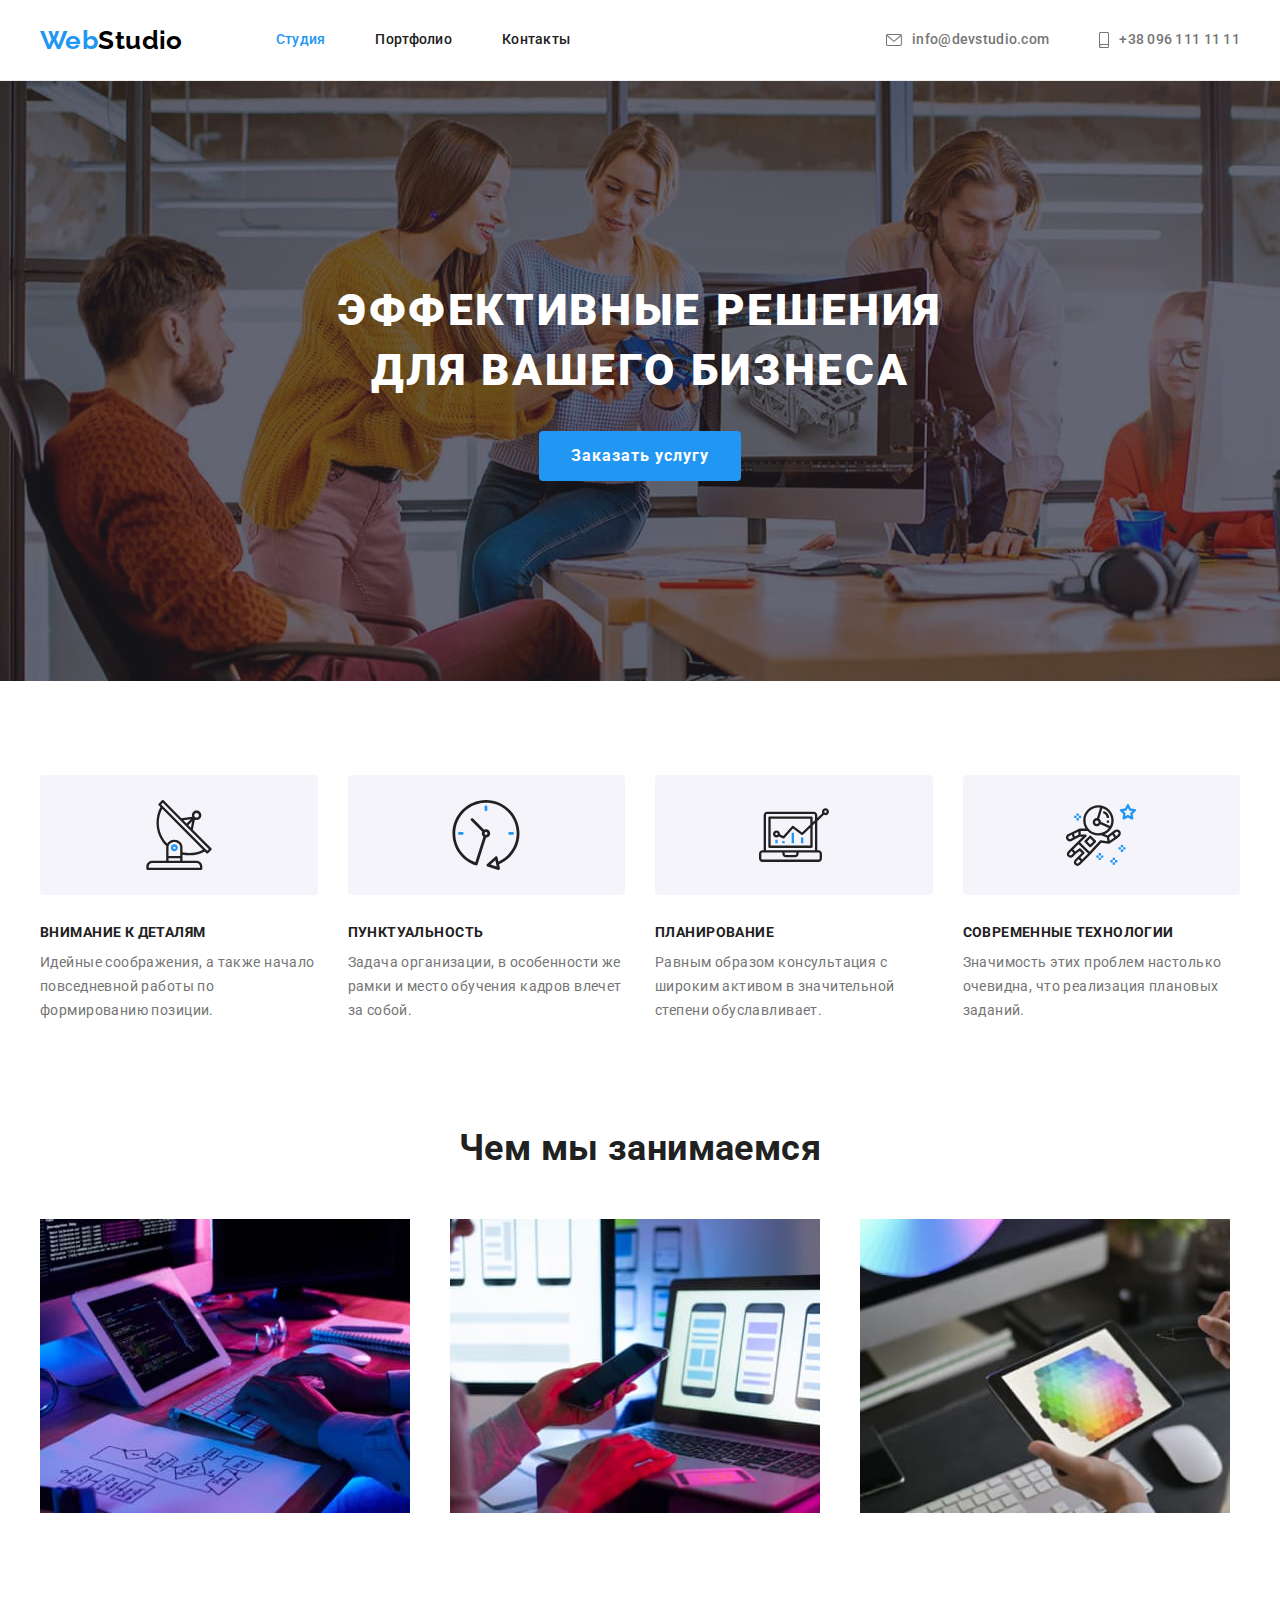
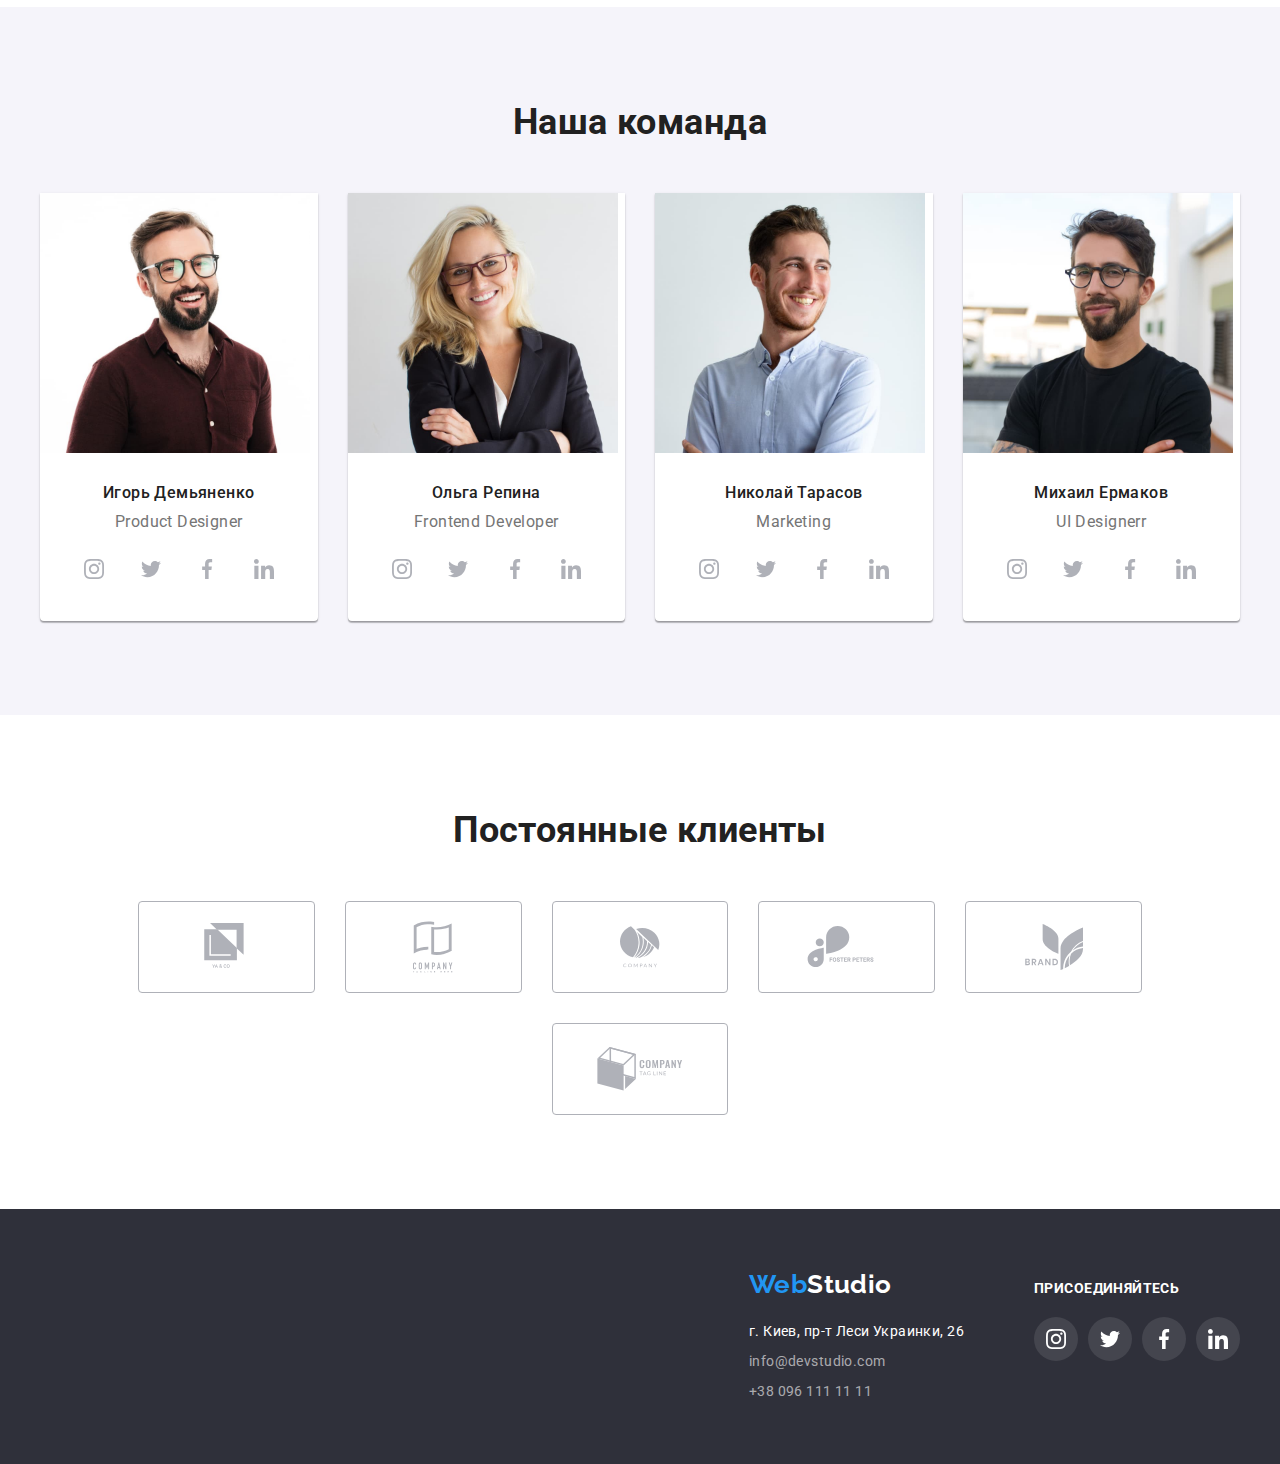
<file: index.html>
<!DOCTYPE html>
<html lang="ru">
  <head>
    <meta charset="UTF-8" />
    <meta http-equiv="X-UA-Compatible" content="IE=edge" />
    <meta name="viewport" content="width=device-width, initial-scale=1.0" />
    <title>Вебстудия в нашем городе</title>
    <link
      rel="stylesheet"
      href="https://cdnjs.cloudflare.com/ajax/libs/modern-normalize/1.0.0/modern-normalize.css"
      integrity="sha512-Zx6MlUMKSVJoQ+83OwhdILe8cSEsCzfqThJd7J/VA2UrK6Ctj85p+xzqfyuNXE5B1k25uUdmJ2OzItbBy9GHAQ=="
      crossorigin="anonymous"
    />
    <link rel="preconnect" href="https://fonts.gstatic.com" />
    <link
      href="https://fonts.googleapis.com/css2?family=Raleway:wght@700&family=Roboto:wght@400;500;700;900&display=swap"
      rel="stylesheet"
    />
    <link rel="stylesheet" href="./css/styles.css" />
  </head>

  <body>
    <header>
      <div class="container">
        <nav class="navigation">
          <a class="logo link" href="./index.html"
            >Web<span class="header-logo">Studio</span></a
          >

          <ul class="navigation-list list">
            <li class="navigation-item">
              <a class="current navigation-link link" href="./index.html"
                >Студия</a
              >
            </li>

            <li class="navigation-item">
              <a class="navigation-link link" href="./portfolio.html"
                >Портфолио</a
              >
            </li>

            <li class="navigation-item">
              <a class="navigation-link link" href="">Контакты</a>
            </li>
          </ul>
        </nav>

        <ul class="contact-list list">
          <li class="contact-item">
            <a
              class="contact-link link"
              href="mailto:info@devstudio.com"
              lang="en"
            >
              <svg class="contact-icon" width="16" height="12">
                <use href="./images/sprite.svg#envelope"></use>
              </svg>
              info@devstudio.com
            </a>
          </li>

          <li class="contact-item">
            <a class="contact-link link" href="tel:+380961111111">
              <svg class="contact-icon" width="10" height="16">
                <use href="./images/sprite.svg#smartphone"></use>
              </svg>
              +38 096 111 11 11</a
            >
          </li>
        </ul>
      </div>
    </header>

    <main>
      <!--секция Герой -->
      <section class="hero section">
        <div class="container">
          <h1 class="hero-title">Эффективные решения для вашего бизнеса</h1>
          <button class="hero-button button" type="button">
            Заказать услугу
          </button>
        </div>
      </section>

      <!--секция Особенности -->
      <section class="features section">
        <div class="container">
          <h2 class="visually-hidden">Наши преимущества</h2>
          <!--будет невидимый-->
          <ul class="features-list list">
            <li class="features-item">
              <div class="features-icon">
                <svg width="70" height="70">
                  <use href="./images/sprite.svg#antenna"></use>
                </svg>
              </div>
              <h3 class="features-title">Внимание к деталям</h3>
              <p>
                Идейные соображения, а также начало повседневной работы по
                формированию позиции.
              </p>
            </li>

            <li class="features-item">
              <div class="features-icon">
                <svg width="70" height="70">
                  <use href="./images/sprite.svg#clock"></use>
                </svg>
              </div>
              <h3 class="features-title">Пунктуальность</h3>
              <p>
                Задача организации, в особенности же рамки и место обучения
                кадров влечет за собой.
              </p>
            </li>

            <li class="features-item">
              <div class="features-icon">
                <svg width="70" height="70">
                  <use href="./images/sprite.svg#diagram"></use>
                </svg>
              </div>
              <h3 class="features-title">Планирование</h3>
              <p>
                Равным образом консультация с широким активом в значительной
                степени обуславливает.
              </p>
            </li>

            <li class="features-item">
              <div class="features-icon">
                <svg width="70" height="70">
                  <use href="./images/sprite.svg#astronaut"></use>
                </svg>
              </div>
              <h3 class="features-title">Современные технологии</h3>
              <p>
                Значимость этих проблем настолько очевидна, что реализация
                плановых заданий.
              </p>
            </li>
          </ul>
        </div>
      </section>

      <!--Чем мы занимаемся-->
      <section class="section work">
        <div class="container">
          <h2 class="brand-title">Чем мы занимаемся</h2>
          <ul class="work-list list">
            <li class="work-item">
              <img
                src="./images/what-are-we-doing/tablet.jpg"
                alt="разработчик пишет код адаптивных сайтов"
                width="370"
                height="294"
              />
            </li>

            <li class="work-item">
              <img
                src="./images/what-are-we-doing/mobil.jpg"
                alt="девушка разрабатывает приложение для мобильного телефона"
                width="370"
                height="294"
              />
            </li>

            <li class="work-item">
              <img
                src="./images/what-are-we-doing/graphics.jpg"
                alt="цветовая палитра на планшете"
                width="370"
                height="294"
              />
            </li>
          </ul>
        </div>
      </section>

      <!--Наша команда-->
      <section class="team section">
        <div class="container">
          <h2 class="brand-title">Наша команда</h2>

          <ul class="team-list list">
            <li class="team-item">
              <img
                class="team-img"
                src="./images/team/designer.jpg"
                alt="на фото улыбаеся дизайнер Игорь Демьяненко"
                width="270"
                height="260"
              />
              <div class="team-content-wrapper">
                <h3 class="team-item-title">Игорь Демьяненко</h3>
                <p>Product Designer</p>
                <ul class="sociall-list list">
                  <li class="sociall-list-item">
                    <a href="" class="sociall-list-link link">
                      <svg class="sociall-list-icon" width="20" height="20">
                        <use href="./images/sprite.svg#instagram"></use>
                      </svg>
                    </a>
                  </li>

                  <li class="sociall-list-item">
                    <a href="" class="sociall-list-link link">
                      <svg class="sociall-list-icon" width="20" height="20">
                        <use href="./images/sprite.svg#twitter"></use>
                      </svg>
                    </a>
                  </li>

                  <li class="sociall-list-item">
                    <a href="" class="sociall-list-link link">
                      <svg class="sociall-list-icon" width="20" height="20">
                        <use href="./images/sprite.svg#facebook"></use>
                      </svg>
                    </a>
                  </li>

                  <li class="sociall-list-item">
                    <a href="" class="sociall-list-link link">
                      <svg class="sociall-list-icon" width="20" height="20">
                        <use href="./images/sprite.svg#linkedin"></use>
                      </svg>
                    </a>
                  </li>
                </ul>
              </div>
            </li>

            <li class="team-item">
              <img
                class="team-img"
                src="./images/team/developer.jpg"
                alt="фото разработчика Ольги Репиной"
                width="270"
                height="260"
              />
              <div class="team-content-wrapper">
                <h3 class="team-item-title">Ольга Репина</h3>
                <p>Frontend Developer</p>
                <ul class="sociall-list list">
                  <li class="sociall-list-item">
                    <a href="" class="sociall-list-link link">
                      <svg class="sociall-list-icon" width="20" height="20">
                        <use href="./images/sprite.svg#instagram"></use>
                      </svg>
                    </a>
                  </li>

                  <li class="sociall-list-item">
                    <a href="" class="sociall-list-link link">
                      <svg class="sociall-list-icon" width="20" height="20">
                        <use href="./images/sprite.svg#twitter"></use>
                      </svg>
                    </a>
                  </li>

                  <li class="sociall-list-item">
                    <a href="" class="sociall-list-link link">
                      <svg class="sociall-list-icon" width="20" height="20">
                        <use href="./images/sprite.svg#facebook"></use>
                      </svg>
                    </a>
                  </li>

                  <li class="sociall-list-item">
                    <a href="" class="sociall-list-link link">
                      <svg class="sociall-list-icon" width="20" height="20">
                        <use href="./images/sprite.svg#linkedin"></use>
                      </svg>
                    </a>
                  </li>
                </ul>
              </div>
            </li>

            <li class="team-item">
              <img
                class="team-img"
                src="./images/team/marketolog.jpg"
                alt="фото маркетолога Николая Тарасова"
                width="270"
                height="260"
              />
              <div class="team-content-wrapper">
                <h3 class="team-item-title">Николай Тарасов</h3>
                <p>Marketing</p>
                <ul class="sociall-list list">
                  <li class="sociall-list-item">
                    <a href="" class="sociall-list-link link">
                      <svg class="sociall-list-icon" width="20" height="20">
                        <use href="./images/sprite.svg#instagram"></use>
                      </svg>
                    </a>
                  </li>

                  <li class="sociall-list-item">
                    <a href="" class="sociall-list-link link">
                      <svg class="sociall-list-icon" width="20" height="20">
                        <use href="./images/sprite.svg#twitter"></use>
                      </svg>
                    </a>
                  </li>

                  <li class="sociall-list-item">
                    <a href="" class="sociall-list-link link">
                      <svg class="sociall-list-icon" width="20" height="20">
                        <use href="./images/sprite.svg#facebook"></use>
                      </svg>
                    </a>
                  </li>

                  <li class="sociall-list-item">
                    <a href="" class="sociall-list-link link">
                      <svg class="sociall-list-icon" width="20" height="20">
                        <use href="./images/sprite.svg#linkedin"></use>
                      </svg>
                    </a>
                  </li>
                </ul>
              </div>
            </li>

            <li class="team-item">
              <img
                class="team-img"
                src="./images/team/ul-designer.jpg"
                alt="фото дизайнера Михаил Ермаков"
                width="270"
                height="260"
              />

              <div class="team-content-wrapper">
                <h3 class="team-item-title">Михаил Ермаков</h3>
                <p class="team-item-text">UI Designerr</p>
                <ul class="sociall-list list">
                  <li class="sociall-list-item">
                    <a href="" class="sociall-list-link link">
                      <svg class="sociall-list-icon" width="20" height="20">
                        <use href="./images/sprite.svg#instagram"></use>
                      </svg>
                    </a>
                  </li>
                  <li class="sociall-list-item">
                    <a href="" class="sociall-list-link link">
                      <svg class="sociall-list-icon" width="20" height="20">
                        <use href="./images/sprite.svg#twitter"></use>
                      </svg>
                    </a>
                  </li>
                  <li class="sociall-list-item">
                    <a href="" class="sociall-list-link link">
                      <svg class="sociall-list-icon" width="20" height="20">
                        <use href="./images/sprite.svg#facebook"></use>
                      </svg>
                    </a>
                  </li>
                  <li class="sociall-list-item">
                    <a href="" class="sociall-list-link link">
                      <svg class="sociall-list-icon" width="20" height="20">
                        <use href="./images/sprite.svg#linkedin"></use>
                      </svg>
                    </a>
                  </li>
                </ul>
              </div>
            </li>
          </ul>
        </div>
      </section>

      <!--===============  СLIENTS ========= -->
      <section class="section">
        <div class="container">
          <h2 class="brand-title">Постоянные клиенты</h2>
          <ul class="clients-list list">
            <li class="clients-item">
              <a href="" class="clients-link link">
                <svg class="client-logo" width="44" height="48">
                  <use href="./images/sprite.svg#logo-klient-1"></use>
                </svg>
              </a>
            </li>
            <li class="clients-item">
              <a href="" class="clients-link">
                <svg class="client-logo" width="40" height="52">
                  <use href="./images/sprite.svg#logo-klient-2"></use>
                </svg>
              </a>
            </li>
            <li class="clients-item">
              <a href="" class="clients-link">
                <svg class="client-logo" width="40" height="42">
                  <use href="./images/sprite.svg#logo-klient-3"></use>
                </svg>
              </a>
            </li>
            <li class="clients-item">
              <a href="" class="clients-link">
                <svg class="client-logo" width="80" height="42">
                  <use href="./images/sprite.svg#logo-klient-4"></use>
                </svg>
              </a>
            </li>
            <li class="clients-item">
              <a href="" class="clients-link">
                <svg class="client-logo" width="58" height="46">
                  <use href="./images/sprite.svg#logo-klient-5"></use>
                </svg>
              </a>
            </li>
            <li class="clients-item">
              <a href="" class="clients-link">
                <svg class="client-logo" width="88" height="44">
                  <use href="./images/sprite.svg#logo-klient-6"></use>
                </svg>
              </a>
            </li>
          </ul>
        </div>
      </section>
    </main>

    <footer class="footer">
      <div class="container">
        <div class="footer-address">
          <a class="logo link" href="./index.html"
            >Web<span class="footer-logo">Studio</span></a
          >
          <address>
            <ul class="list">
              <li class="footer-list-item">
                <a
                  class="footer-address-link link"
                  href="https://goo.gl/maps/Ces3QGSAe3TYxzQn6"
                  rel="noopener noreferrer"
                  >г. Киев, пр-т Леси Украинки, 26
                </a>
              </li>

              <li class="footer-list-item">
                <a
                  class="address-link link"
                  href="mailto:info@devstudio.com"
                  lang="en"
                  >info@devstudio.com</a
                >
              </li>

              <li class="footer-list-item">
                <a class="address-link link" href="tel:+380961111111"
                  >+38 096 111 11 11</a
                >
              </li>
            </ul>
          </address>
        </div>

        <div class="footer-sociall">
          <b>присоединяйтесь</b>
          <ul class="sociall-list list">
            <li class="sociall-list-item">
              <a href="" class="sociall-list-link link">
                <svg class="sociall-list-icon" width="20" height="20">
                  <use href="./images/sprite.svg#instagram"></use>
                </svg>
              </a>
            </li>

            <li class="sociall-list-item">
              <a href="" class="sociall-list-link link">
                <svg class="sociall-list-icon" width="20" height="20">
                  <use href="./images/sprite.svg#twitter"></use>
                </svg>
              </a>
            </li>

            <li class="sociall-list-item">
              <a href="" class="sociall-list-link link">
                <svg class="sociall-list-icon" width="20" height="20">
                  <use href="./images/sprite.svg#facebook"></use>
                </svg>
              </a>
            </li>

            <li class="sociall-list-item">
              <a href="" class="sociall-list-link link">
                <svg class="sociall-list-icon" width="20" height="20">
                  <use href="./images/sprite.svg#linkedin"></use>
                </svg>
              </a>
            </li>
          </ul>
        </div>
      </div>
    </footer>
  </body>
</html>
</file>
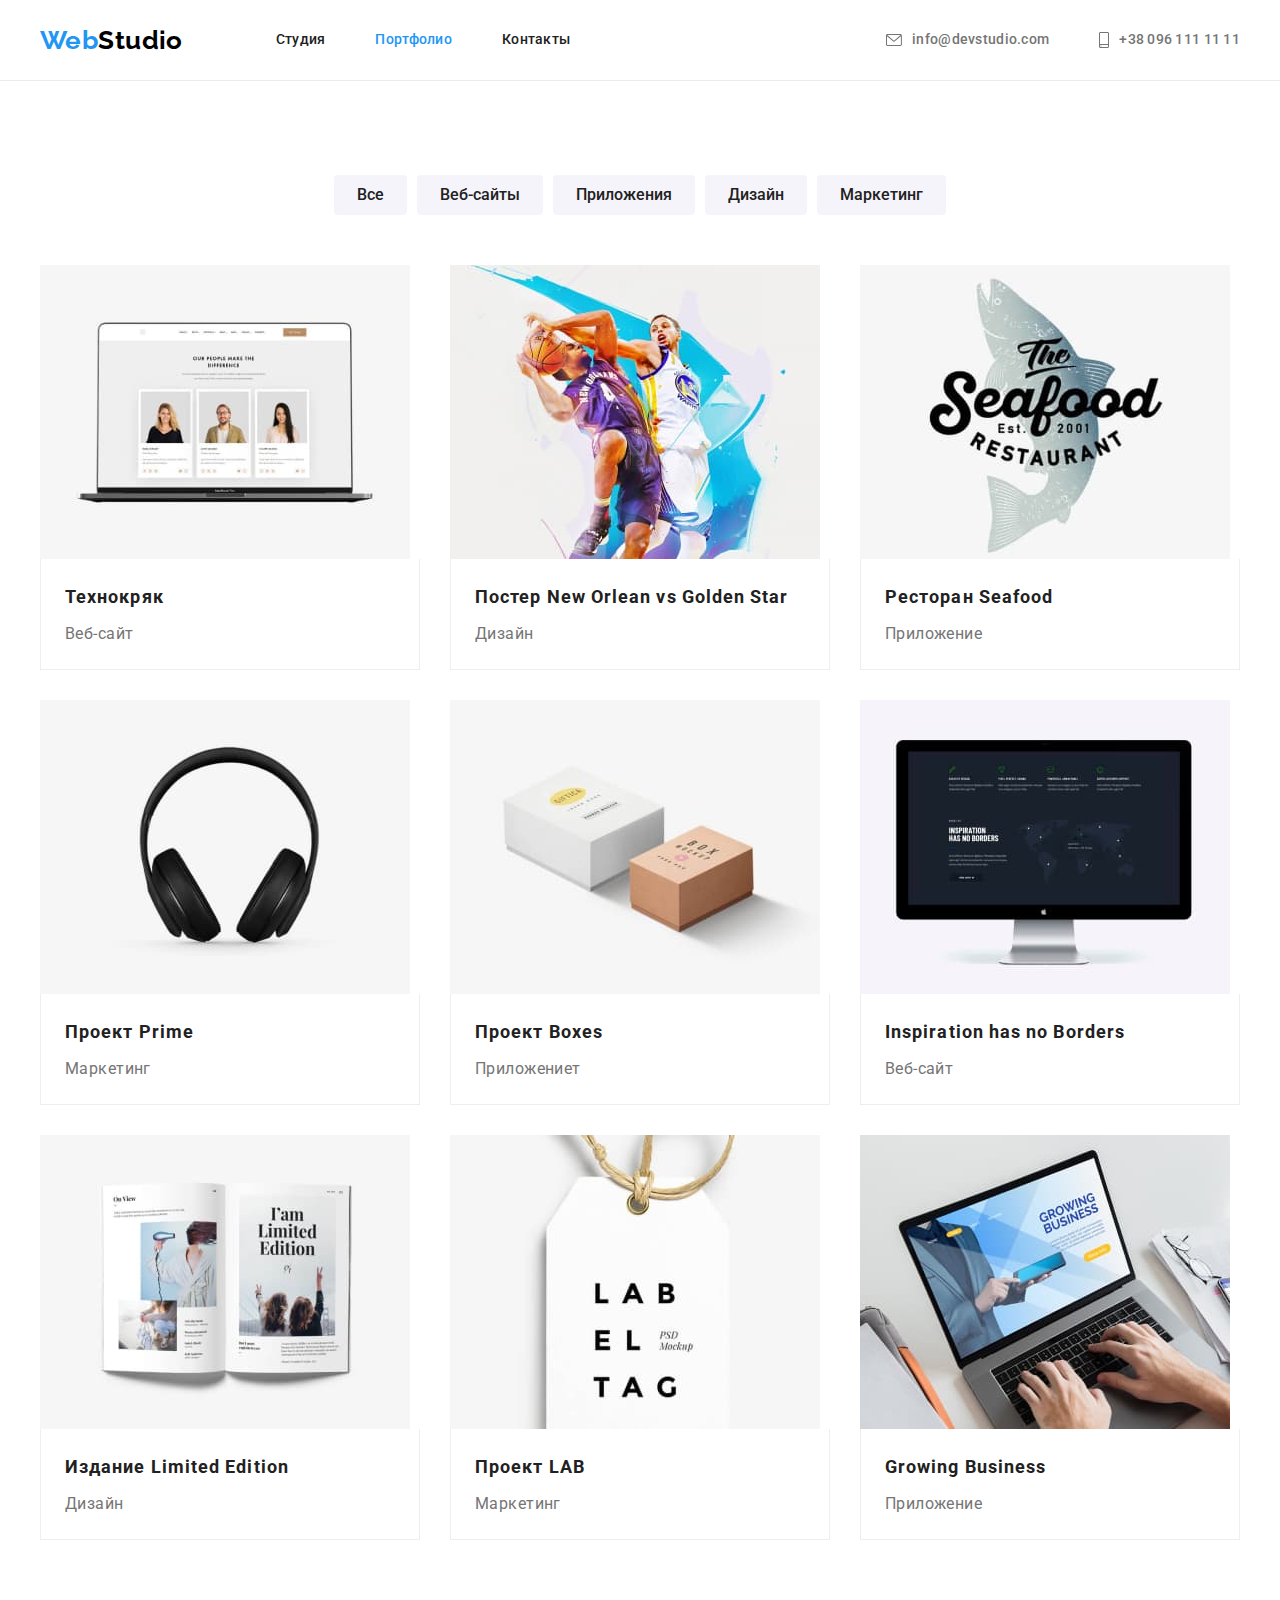
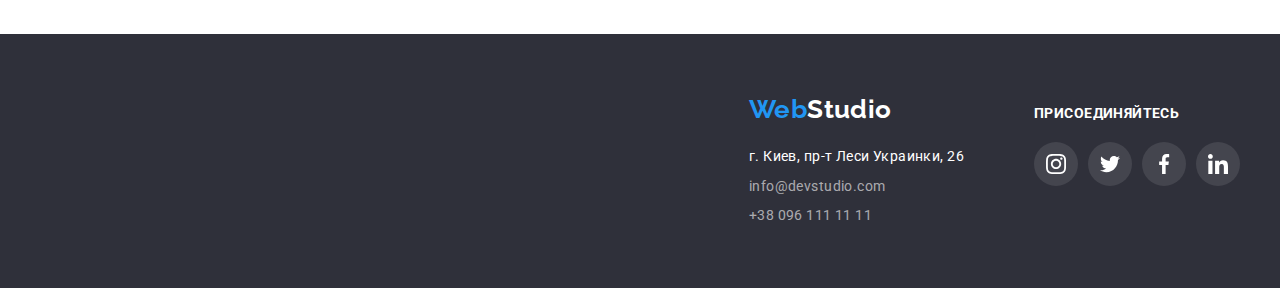
<file: portfolio.html>
<!DOCTYPE html>
<html lang="ru">
  <head>
    <meta charset="UTF-8" />
    <meta http-equiv="X-UA-Compatible" content="IE=edge" />
    <meta name="viewport" content="width=device-width, initial-scale=1.0" />
    <title>Портфолио лучшей вебстудии в нашем городе</title>
    <link
      rel="stylesheet"
      href="https://cdnjs.cloudflare.com/ajax/libs/modern-normalize/1.0.0/modern-normalize.css"
      integrity="sha512-Zx6MlUMKSVJoQ+83OwhdILe8cSEsCzfqThJd7J/VA2UrK6Ctj85p+xzqfyuNXE5B1k25uUdmJ2OzItbBy9GHAQ=="
      crossorigin="anonymous"
    />
    <link rel="preconnect" href="https://fonts.gstatic.com" />
    <link
      href="https://fonts.googleapis.com/css2?family=Raleway:wght@700&family=Roboto:wght@400;500;700;900&display=swap"
      rel="stylesheet"
    />
    <link rel="stylesheet" href="./css/styles.css" />
  </head>

  <body>
    <header>
      <div class="container">
        <nav class="navigation">
          <a class="logo link" href="./index.html"
            >Web<span class="header-logo">Studio</span></a
          >
          <ul class="navigation-list list">
            <li class="navigation-item">
              <a class="navigation-link link" href="./index.html">Студия</a>
            </li>

            <li class="navigation-item">
              <a class="current navigation-link link" href="./portfolio.html"
                >Портфолио</a
              >
            </li>

            <li class="navigation-item">
              <a class="navigation-link link" href="">Контакты</a>
            </li>
          </ul>
        </nav>

        <ul class="contact-list list">
          <li class="contact-item">
            <a
              class="contact-link link"
              href="mailto:info@devstudio.com"
              lang="en"
            >
              <svg class="contact-icon" width="16" height="12">
                <use href="./images/sprite.svg#envelope"></use>
              </svg>
              info@devstudio.com
            </a>
          </li>

          <li class="contact-item">
            <a class="contact-link link" href="tel:+380961111111">
              <svg class="contact-icon" width="10" height="16">
                <use href="./images/sprite.svg#smartphone"></use>
              </svg>
              +38 096 111 11 11</a
            >
          </li>
        </ul>
      </div>
    </header>

    <main>
      <h1 class="visually-hidden">Наше Портфолио</h1>
      <!--будет невидимый-->

      <section class="portfolio section">
        <!-- Фильтры -->
        <div class="container">
          <ul class="filter-list list">
            <li class="filter-item">
              <button class="filter-button button" type="button">Все</button>
            </li>

            <li class="filter-item">
              <button class="filter-button button" type="button">
                Веб-сайты
              </button>
            </li>

            <li class="filter-item">
              <button class="filter-button button" type="button">
                Приложения
              </button>
            </li>

            <li class="filter-item">
              <button class="filter-button button" type="button">Дизайн</button>
            </li>

            <li class="filter-item">
              <button class="filter-button button" type="button">
                Маркетинг
              </button>
            </li>
          </ul>

          <!--секция Проекты -->
          <h2 class="visually-hidden">Наши Проекты</h2>
          <!--будет невидимый-->

          <ul class="projects-list list">
            <li class="projects-item">
              <a class="link" href="">
                <div class="card-wrapper">
                  <img
                    src="./images/portfolio/portfolio1.jpg"
                    alt="экран ноутбука"
                  />
                  <div class="content-wrapper">
                    <h3 class="projects-title">Технокряк</h3>
                    <p class="projects-text">Веб-сайт</p>
                    <!-- <p>Lorem ipsum</p> -->
                  </div>
                </div>
              </a>
            </li>

            <li class="projects-item">
              <a class="link" href="">
                <div class="card-wrapper">
                  <img
                    src="./images/portfolio/portfolio2.jpg"
                    alt="два баскетболиста"
                  />
                  <div class="content-wrapper">
                    <h3 class="projects-title">
                      Постер <span lang="en">New Orlean vs Golden Star</span>
                    </h3>
                    <p class="projects-text">Дизайн</p>
                    <!-- <p>Lorem ipsum</p> -->
                  </div>
                </div>
              </a>
            </li>

            <li class="projects-item">
              <a class="link" href="">
                <div class="card-wrapper">
                  <img
                    src="./images/portfolio/portfolio3.jpg"
                    alt="логотип ресторана"
                  />
                  <div class="content-wrapper">
                    <h3 class="projects-title">
                      Ресторан <span lang="en">Seafood</span>
                    </h3>
                    <p class="projects-text">Приложение</p>
                    <!-- <p>Lorem ipsum</p> -->
                  </div>
                </div>
              </a>
            </li>

            <li class="projects-item">
              <a class="link" href="">
                <div class="card-wrapper">
                  <img src="./images/portfolio/portfolio4.jpg" alt="наушники" />
                  <div class="content-wrapper">
                    <h3 class="projects-title">
                      Проект <span lang="en">Prime</span>
                    </h3>
                    <p class="projects-text">Маркетинг</p>
                    <!-- <p>Lorem ipsum</p> -->
                  </div>
                </div>
              </a>
            </li>

            <li class="projects-item">
              <a class="link" href="">
                <div class="card-wrapper">
                  <img
                    src="./images/portfolio/portfolio5.jpg"
                    alt="две коробки"
                  />
                  <div class="content-wrapper">
                    <h3 class="projects-title">
                      Проект <span lang="en">Boxes</span>
                    </h3>
                    <p class="projects-text">Приложениет</p>
                    <!-- <p>Lorem ipsum</p> -->
                  </div>
                </div>
              </a>
            </li>

            <li class="projects-item">
              <a class="link" href="">
                <div class="card-wrapper">
                  <img
                    src="./images/portfolio/portfolio6.jpg"
                    alt="изображение на мониторе компьютера"
                  />
                  <div class="content-wrapper">
                    <h3 class="projects-title" lang="en">
                      Inspiration has no Borders
                    </h3>
                    <p class="projects-text">Веб-сайт</p>
                    <!-- <p>Lorem ipsum</p> -->
                  </div>
                </div>
              </a>
            </li>

            <li class="projects-item">
              <a class="link" href="">
                <div class="card-wrapper">
                  <img
                    src="./images/portfolio/portfolio7.jpg"
                    alt="разворот модного журнала"
                  />

                  <div class="content-wrapper">
                    <h3 class="projects-title">
                      Издание <span lang="en">Limited Edition</span>
                    </h3>
                    <p class="projects-text">Дизайн</p>
                    <!-- <p>Lorem ipsum</p> -->
                  </div>
                </div>
              </a>
            </li>

            <li class="projects-item">
              <a class="link" href="">
                <div class="card-wrapper">
                  <img src="./images/portfolio/portfolio8.jpg" alt="этикетка" />
                  <div class="content-wrapper">
                    <h3 class="projects-title">
                      Проект <span lang="en">LAB</span>
                    </h3>
                    <p class="projects-text">Маркетинг</p>
                    <!-- <p>Lorem ipsum</p> -->
                  </div>
                </div>
              </a>
            </li>

            <li class="projects-item">
              <a class="link" href="">
                <div class="card-wrapper">
                  <img src="./images/portfolio/portfolio9.jpg" alt="ноутбук" />
                  <div class="content-wrapper">
                    <h3 class="projects-title" lang="en">Growing Business</h3>
                    <p class="projects-text">Приложение</p>
                    <!-- <p>Lorem ipsum</p> -->
                  </div>
                </div>
              </a>
            </li>
          </ul>
        </div>
      </section>
    </main>

    <footer class="footer">
      <div class="container">
        <div class="footer-address">
          <a class="logo link" href="./index.html"
            >Web<span class="footer-logo">Studio</span></a
          >
          <address>
            <ul class="list">
              <li class="footer-list-item">
                <a
                  class="footer-address-link link"
                  href="https://goo.gl/maps/Ces3QGSAe3TYxzQn6"
                  rel="noopener noreferrer"
                  >г. Киев, пр-т Леси Украинки, 26
                </a>
              </li>

              <li class="footer-list-item">
                <a
                  class="address-link link"
                  href="mailto:info@devstudio.com"
                  lang="en"
                  >info@devstudio.com</a
                >
              </li>

              <li class="footer-list-item">
                <a class="address-link link" href="tel:+380961111111"
                  >+38 096 111 11 11</a
                >
              </li>
            </ul>
          </address>
        </div>

        <div class="footer-sociall">
          <b>присоединяйтесь</b>
          <ul class="sociall-list list">
            <li class="sociall-list-item">
              <a href="" class="sociall-list-link link">
                <svg class="sociall-list-icon" width="20" height="20">
                  <use href="./images/sprite.svg#instagram"></use>
                </svg>
              </a>
            </li>

            <li class="sociall-list-item">
              <a href="" class="sociall-list-link link">
                <svg class="sociall-list-icon" width="20" height="20">
                  <use href="./images/sprite.svg#twitter"></use>
                </svg>
              </a>
            </li>

            <li class="sociall-list-item">
              <a href="" class="sociall-list-link link">
                <svg class="sociall-list-icon" width="20" height="20">
                  <use href="./images/sprite.svg#facebook"></use>
                </svg>
              </a>
            </li>

            <li class="sociall-list-item">
              <a href="" class="sociall-list-link link">
                <svg class="sociall-list-icon" width="20" height="20">
                  <use href="./images/sprite.svg#linkedin"></use>
                </svg>
              </a>
            </li>
          </ul>
        </div>
      </div>
    </footer>
  </body>
</html>
</file>
<file: css/styles.css>
:root {
  --font-family-main: "Roboto", sans-serif;
  --font-family-logo: "Raleway", sans-serif;
  --brand-text-color: #757575;
  --brand-title-color: #212121;
  --brend-accent-color: #2196f3;
  --dark-theame-color: #2f303a;
  --light-theame-color: #f5f4fa;
  --white-color: #ffffff;
  --black-color: #000000;
  --background-color-botton-hover: #188ce8;
  --background-color-hero: #c4c4c4;
  --social-svg-color: #afb1b8;
  --top-line-color: #ececec;
  --card-gap: 30px;
  --border-cards-color: #eeeeee;
}

body {
  font-family: var(--font-family-main);
  color: var(--brand-text-color);
  background-color: var(--white-color);
  font-weight: 400;
  font-size: 14px;
  line-height: 1.71;
  letter-spacing: 0.03em;
  margin: 0;
}

h1,
h2,
h3,
h4,
h5,
h6,
p {
  margin: 0;
}

ul,
ol {
  margin: 0;
  padding: 0;
}

img {
  display: block;
  max-width: 100%;
  height: auto;
}

/* ==============COMPONENTS========== */
.logo {
  display: inline-block;
  color: var(--brend-accent-color);
  font-family: var(--font-family-logo);
  font-size: 26px;
  font-weight: 700;
  line-height: 1.19;
}

.link {
  text-decoration: none;
}

.list {
  list-style: none;
}

address {
  font-style: normal;
}

.button {
  border-radius: 4px;
  border: 1px solid transparent;
  font-family: inherit;
  cursor: pointer;
}

/*========= НЕВИДИМЫЙ ЗАГОЛОВОК===== */

.visually-hidden {
  position: absolute;
  clip: rect(0 0 0 0);
  width: 1px;
  height: 1px;
  margin: -1px;
}

/*======END НЕВИДИМЫЙ ЗАГОЛОВОК====== */

.container {
  margin: 0 auto;
  padding-left: 15px;
  padding-right: 15px;
  width: 1200px;
}

.section {
  padding: 94px 0;
}

.brand-title {
  font-weight: 700;
  font-size: 36px;
  line-height: 1.17;
  text-align: center;
  color: var(--brand-title-color);
  margin-bottom: 50px;
}

/* ==========END COMPONENTS========== */

/* ==============HEADER========== */
header {
  border-bottom: 1px solid var(--top-line-color);
}
header > .container {
  display: flex;
  align-items: center;
}

.navigation {
  display: flex;
  align-items: center;
}

.header-logo {
  color: var(--black-color);
}

.navigation > .logo {
  margin-right: 93px;
  padding-top: 24px;
  padding-bottom: 24px;
}

.navigation-list {
  display: flex;
  align-items: center;
}

.navigation-item:not(:last-child) {
  margin-right: 50px;
}

.navigation-link,
.contact-link {
  display: block;
  padding-top: 32px;
  padding-bottom: 32px;
  color: var(--brand-title-color);
  font-family: var(--font-family-main);
  font-weight: 500;
  line-height: 1.14;
  letter-spacing: 0.02em;
}

.navigation-link.current {
  color: var(--brend-accent-color);
}

.contact-list {
  margin-left: auto;
  display: flex;
  align-items: center;
}

.contact-item:not(:last-child) {
  margin-right: 50px;
}

.contact-link {
  color: var(--brand-text-color);
  display: flex;
  justify-content: center;
  align-items: center;
}

.navigation-link:hover,
.navigation-link:focus,
.contact-link:hover,
.contact-link:focus {
  color: var(--brend-accent-color);
}

.contact-icon {
  margin-right: 10px;
  fill: currentColor;
}

/* ==============END  HEADER========== */

/* =================== Герой =========*/

.hero {
  max-width: 1600px;
  margin: 0 auto;
  background: var(--background-color-hero);
  background-image: linear-gradient(
      rgba(47, 48, 58, 0.4),
      rgba(47, 48, 58, 0.4)
    ),
    url("../images/hero-background.jpg");
  background-repeat: no-repeat;
  background-size: cover;
}

.hero > .container {
  padding-top: 106px;
  padding-bottom: 106px;
  text-align: center;
}

.hero-title {
  font-weight: 900;
  font-size: 44px;
  line-height: 1.36;
  letter-spacing: 0.06em;
  text-transform: uppercase;
  color: var(--white-color);
  max-width: 696px;
  margin: 0 auto;
  margin-bottom: 30px;
}

.hero-button {
  min-width: 200px;
  padding: 10px 32px;
  font-weight: 700;
  font-size: 16px;
  line-height: 1.88;
  letter-spacing: 0.06em;
  color: var(--white-color);
  border: none;
  background-color: var(--brend-accent-color);
}

.hero-button:hover,
.hero-button:active {
  background-color: var(--background-color-botton-hover);
}

/* ===============END Герой =========*/

/* ===============Особенности =========*/

.features.section {
  padding-bottom: 47px;
}

.features-list {
  display: flex;
  align-items: center;
  margin-left: calc(-1 * var(--card-gap));
}

.features-item {
  margin-left: 30px;
  flex-basis: calc(100% / 4 - var(--card-gap));
}

.features-icon {
  height: 120px;
  display: flex;
  justify-content: center;
  align-items: center;
  margin-bottom: 30px;
  /* padding-top: 25px; */
  /* padding-bottom: 25px; */
  background-color: var(--light-theame-color);
  border-radius: 4px;
}

.features-title {
  font-weight: 700;
  font-size: 14px;
  line-height: 1.14;
  text-transform: uppercase;
  color: var(--brand-title-color);
  margin-bottom: 10px;
}

.features-item > p {
  margin-bottom: 10px;
}

/* ===============END Особенности =========*/

.section.work {
  padding-top: 47px;
  display: flex;
}

.work > .container {
  text-align: center;
}

.work-list {
  display: flex;
  margin-left: calc(-1 * var(--card-gap));
  margin-top: calc(-1 * var(--card-gap));
}

.work-item {
  margin-left: var(--card-gap);
  margin-top: var(--card-gap);
  flex-basis: calc(100% / 3 - var(--card-gap));
}
/*===============Команда =========*/

.team {
  background-color: var(--light-theame-color);
}

.team-list {
  display: flex;
  align-items: center;
  margin-left: calc(-1 * var(--card-gap));
  margin-top: calc(-1 * var(--card-gap));
  font-size: 16px;
  line-height: 1.19;
}

.team-item {
  margin-left: var(--card-gap);
  margin-top: var(--card-gap);
  flex-basis: calc(100% / 3 - var(--card-gap));
  box-shadow: 0px 1px 3px rgba(0, 0, 0, 0.12), 0px 1px 1px rgba(0, 0, 0, 0.14),
    0px 2px 1px rgba(0, 0, 0, 0.2);
  border-radius: 0px 0px 4px 4px;
  background-color: var(--white-color);
}

.team-content-wrapper {
  text-align: center;
  padding: 30px 32px;
}

.team-item-title {
  font-weight: 500;
  font-size: 16px;
  color: var(--brand-title-color);
  margin-bottom: 10px;
}

.team-content-wrapper > p {
  margin-bottom: 16px;
}

.sociall-list {
  display: flex;
  justify-content: space-between;
  align-items: center;
}

.sociall-list-link {
  display: flex;
  justify-content: center;
  align-items: center;
  width: 44px;
  height: 44px;
  border-radius: 50%;
  background-color: transparent;
}

.sociall-list-icon {
  fill: var(--social-svg-color);
}
.sociall-list-link:hover,
.sociall-list-link:focus {
  background-color: var(--brend-accent-color);
  color: var(--white-color);
}

.sociall-list-link:hover > .sociall-list-icon,
.sociall-list-link:focus > .sociall-list-icon {
  fill: currentColor;
}
/*===============END Команда =========*/

/*===============  СLIENTS =========*/

.clients-list {
  display: flex;
  justify-content: center;
  flex-wrap: wrap;
  margin-left: calc(-1 * var(--card-gap));
  margin-top: calc(-1 * var(--card-gap));
}

.clients-item {
  height: 90px;
  display: flex;
  justify-content: center;
  align-items: center;
  flex-basis: calc(100% / 6 - var(--card-gap));
  margin-left: var(--card-gap);
  margin-top: var(--card-gap);
  border: 1px solid var(--social-svg-color);
  border-radius: 4px;
  background-color: transparent;
}

.clients-link {
  display: flex;
  justify-content: center;
  align-items: center;
  color: var(--social-svg-color);
}
.client-logo {
  fill: currentColor;
}

.clients-item:hover,
.clients-item:focus {
  border: 1px solid var(--brend-accent-color);
}

.clients-item:hover > .clients-link,
.clients-item:focus > .clients-link {
  color: var(--brend-accent-color);
}

/*===============END КLIENTS =========*/

/*===============FOOTER =========*/
.footer {
  background-color: var(--dark-theame-color);
  padding: 60px 0;
}

.footer > .container {
  display: flex;
  justify-content: right;
  align-items: baseline;
}

.footer-address {
  margin-right: 70px;
}

.footer .logo {
  margin-bottom: 20px;
}
.footer-logo {
  color: var(--white-color);
}

.footer-list-item:not(:last-child) {
  margin-bottom: 6px;
}

.footer-address-link {
  color: var(--white-color);
  padding: 5px 0;
}

.address-link {
  color: rgba(255, 255, 255, 0.6);
}

.footer-sociall > b {
  display: inline-block;
  font-weight: 700;
  font-size: 14px;
  line-height: 1.14;
  text-transform: uppercase;
  color: var(--white-color);
  margin-bottom: 20px;
}

.footer-sociall .sociall-list-item:not(:last-child) {
  margin-right: 10px;
}

.footer-sociall .sociall-list-link {
  background-color: rgba(255, 255, 255, 0.1);
}
.footer-sociall .sociall-list-icon {
  fill: var(--white-color);
}

.footer-sociall .sociall-list-link:hover,
.footer-sociall .sociall-list-link:focus {
  background-color: var(--brend-accent-color);
}

/*===============END FOOTER =========*/

/*=============== PORTFOLIO =========*/

/* =============FILTER========= */

.filter-list {
  display: flex;
  margin-bottom: 50px;
  justify-content: center;
  align-items: center;
}

.filter-item + .filter-item {
  margin-left: 10px;
}

.filter-button {
  background: var(--light-theame-color);
  border-radius: 4px;
  font-weight: 500;
  font-size: 16px;
  line-height: 1.62;
  color: var(--brand-title-color);
  padding: 6px 22px;
}

.filter-button:hover,
.filter-button:active {
  background-color: var(--brend-accent-color);
  box-shadow: 0px 3px 1px rgba(0, 0, 0, 0.1), 0px 1px 2px rgba(0, 0, 0, 0.08),
    0px 2px 2px rgba(0, 0, 0, 0.12);
  border-radius: 4px;
  color: var(--white-color);
}

/* =============END FILTER========= */

/* =============PROJECTS========= */

.projects-list {
  display: flex;
  flex-wrap: wrap;
  margin-left: calc(-1 * var(--card-gap));
  margin-top: calc(-1 * var(--card-gap));
}

.projects-item {
  margin-left: var(--card-gap);
  margin-top: var(--card-gap);
  flex-basis: calc(100% / 3 - var(--card-gap));
}

.card-wrapper {
  background: var(--white-color);
}

.card-wrapper:hover,
.card-wrapper:focus {
  box-shadow: 0px 1px 1px rgba(0, 0, 0, 0.12), 0px 4px 4px rgba(0, 0, 0, 0.06),
    1px 4px 6px rgba(0, 0, 0, 0.16);
}
.content-wrapper {
  padding: 20px 24px;
  background: var(--white-color);
  border-left: 1px solid var(--border-cards-color);
  border-right: 1px solid var(--border-cards-color);
  border-bottom: 1px solid var(--border-cards-color);
}
.projects-title {
  font-weight: 700;
  font-size: 18px;
  line-height: 2;
  letter-spacing: 0.06em;
  color: var(--brand-title-color);
  margin-bottom: 4px;
}

.projects-text {
  font-size: 16px;
  line-height: 1.87;
  color: var(--brand-text-color);
}

/* =============END PROJECTS========= */

/*===============END PORTFOLIO =========*/
</file>
